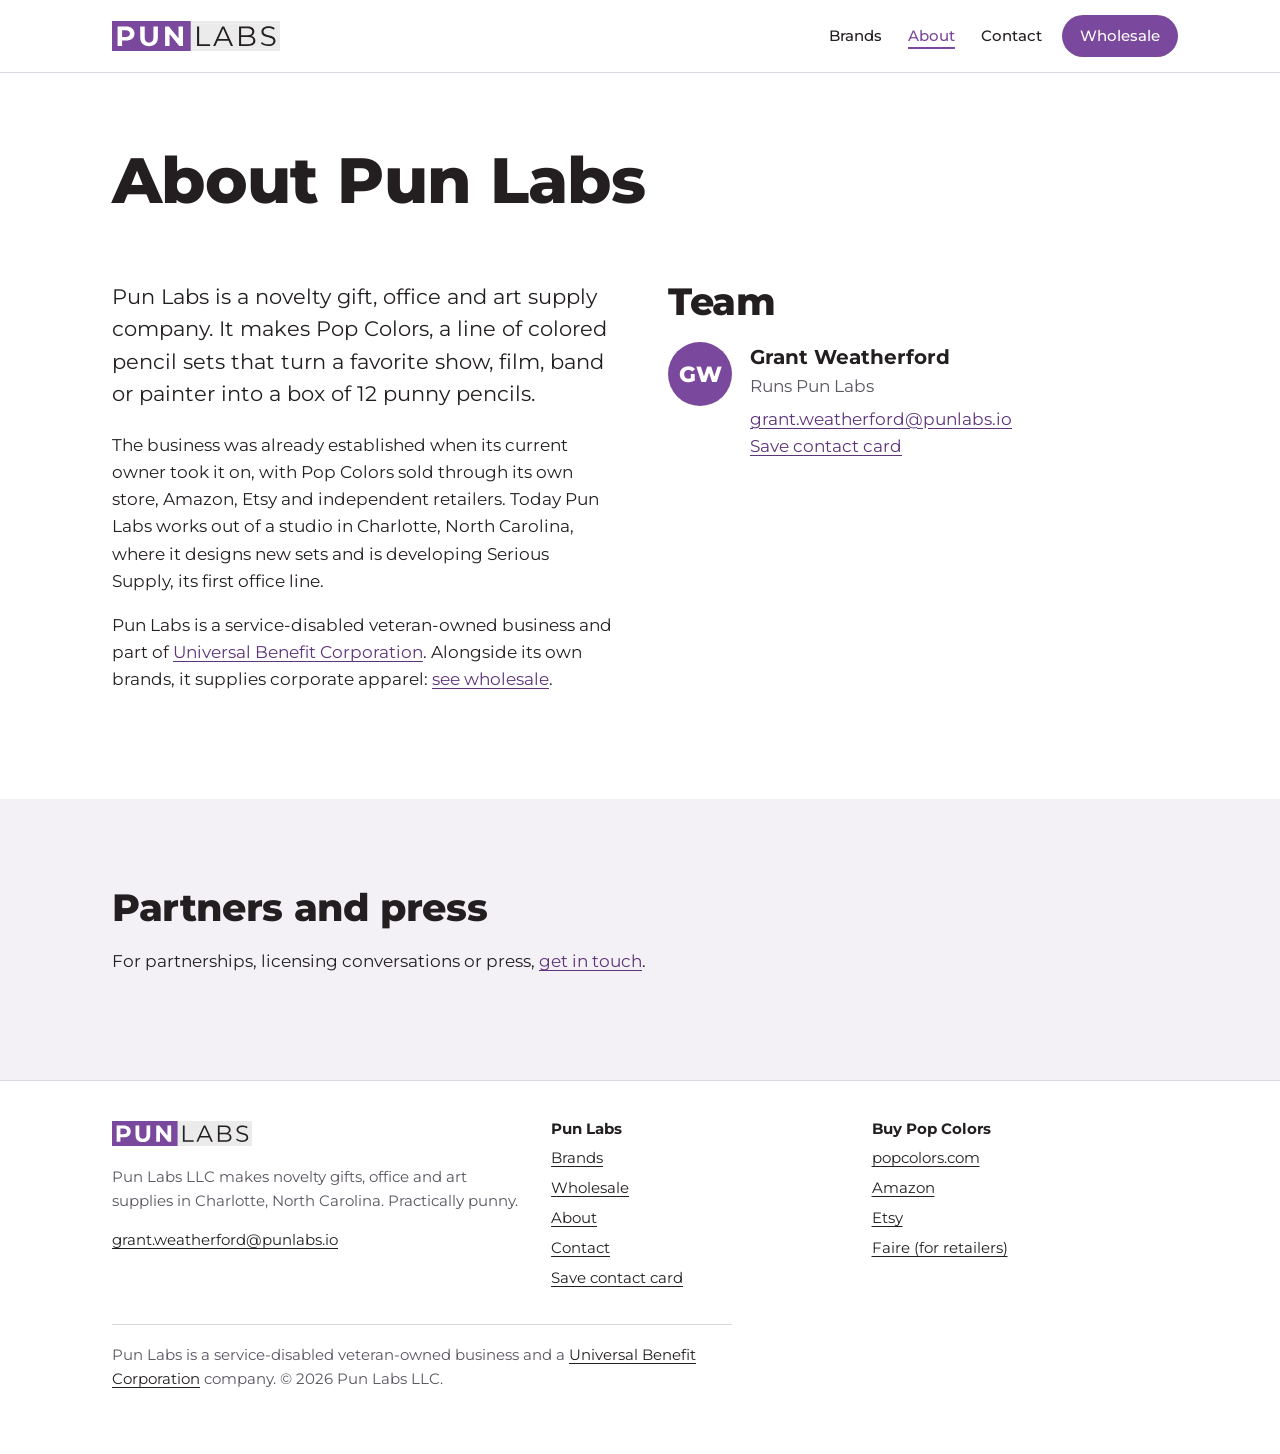
<file: about/index.html>
<!doctype html>
<html lang="en">
<head>
<meta charset="utf-8">
<meta name="viewport" content="width=device-width, initial-scale=1">
<title>About | Pun Labs</title>
<meta name="description" content="About Pun Labs LLC, the Charlotte, NC company behind Pop Colors.">
<link rel="canonical" href="https://punlabs.io/about/">
<link rel="icon" href="/assets/favicon.svg" type="image/svg+xml">
<link rel="apple-touch-icon" href="/assets/apple-touch-icon.png">
<meta property="og:type" content="website">
<meta property="og:site_name" content="Pun Labs">
<meta property="og:title" content="About | Pun Labs">
<meta property="og:description" content="About Pun Labs LLC, the Charlotte, NC company behind Pop Colors.">
<meta property="og:url" content="https://punlabs.io/about/">
<meta property="og:image" content="https://punlabs.io/assets/og-image.png">
<meta name="twitter:card" content="summary_large_image">
<meta name="theme-color" content="#7A489C">
<link rel="preconnect" href="https://fonts.googleapis.com">
<link rel="preconnect" href="https://fonts.gstatic.com" crossorigin>
<link href="https://fonts.googleapis.com/css2?family=Courier+Prime:wght@400;700&family=Montserrat:wght@300;400;500;600;700;800&display=swap" rel="stylesheet">
<link rel="stylesheet" href="/assets/site.css">
</head>
<body>
<a class="skip" href="#main">Skip to content</a>
<header class="site-head">
<div class="wrap head-in">
<a class="brand" href="/"><img src="/assets/punlabs-logo.svg" alt="Pun Labs" width="168" height="30"></a>
<nav aria-label="Main"><ul class="nav"><li><a href="/brands/">Brands</a></li><li><a href="/about/" aria-current="page">About</a></li><li><a href="/contact/">Contact</a></li><li><a href="/wholesale/" class="nav-cta">Wholesale</a></li></ul></nav>
</div>
</header>
<main id="main">
<div class="page-head"><div class="wrap"><h1>About Pun Labs</h1></div></div>
<section style="padding-top:16px" aria-label="Our story">
<div class="wrap split">
<div>
<p class="lede">Pun Labs is a novelty gift, office and art supply company. It makes Pop Colors, a line of colored pencil sets that turn a favorite show, film, band or painter into a box of 12 punny pencils.</p>
<p>The business was already established when its current owner took it on, with Pop Colors sold through its own store, Amazon, Etsy and independent retailers. Today Pun Labs works out of a studio in Charlotte, North Carolina, where it designs new sets and is developing Serious Supply, its first office line.</p>
<p>Pun Labs is a service-disabled veteran-owned business and part of <a href="https://ubenefit.co">Universal Benefit Corporation</a>. Alongside its own brands, it supplies corporate apparel: <a href="/wholesale/#apparel">see wholesale</a>.</p>
</div>
<div>
<h2>Team</h2>
<div class="person"><div class="initials" aria-hidden="true">GW</div><div><h3 style="margin:4px 0 4px">Grant Weatherford</h3><p class="muted" style="margin-bottom:6px">Runs Pun Labs</p><p><a href="mailto:grant.weatherford@punlabs.io">grant.weatherford@punlabs.io</a><br><a href="/assets/grant-weatherford.vcf" download>Save contact card</a></p></div></div>
</div>
</div>
</section>
<section class="band" aria-labelledby="partner-h">
<div class="wrap"><h2 id="partner-h">Partners and press</h2><p>For partnerships, licensing conversations or press, <a href="/contact/?topic=partner">get in touch</a>.</p></div>
</section>
</main>
<footer class="site-foot">
<div class="wrap">
<div class="foot-grid">
<div>
<img src="/assets/punlabs-logo.svg" alt="Pun Labs" width="140" height="25">
<p>Pun Labs LLC makes novelty gifts, office and art supplies in Charlotte, North Carolina. Practically punny.</p>
<p><a href="mailto:grant.weatherford@punlabs.io">grant.weatherford@punlabs.io</a></p>
</div>
<div>
<h2>Pun Labs</h2>
<ul><li><a href="/brands/">Brands</a></li><li><a href="/wholesale/">Wholesale</a></li><li><a href="/about/">About</a></li><li><a href="/contact/">Contact</a></li><li><a href="/assets/grant-weatherford.vcf" download>Save contact card</a></li></ul>
</div>
<div>
<h2>Buy Pop Colors</h2>
<ul><li><a href="https://popcolors.com">popcolors.com</a></li><li><a href="https://www.amazon.com/stores/PunLabs/page/1FCDCFCA-E3FC-4264-9BB8-7B351B1F1EA2">Amazon</a></li><li><a href="https://www.etsy.com/shop/PopColorsCo">Etsy</a></li><li><a href="https://www.faire.com/brand/b_22gfmg8kfx">Faire (for retailers)</a></li></ul>
</div>
</div>
<p class="parent small">Pun Labs is a service-disabled veteran-owned business and a <a href="https://ubenefit.co">Universal Benefit Corporation</a> company. &copy; <span data-year>2026</span> Pun Labs LLC.</p>
</div>
</footer>
<script>document.querySelectorAll("[data-year]").forEach(function(e){e.textContent=new Date().getFullYear()});</script>

</body>
</html>
</file>
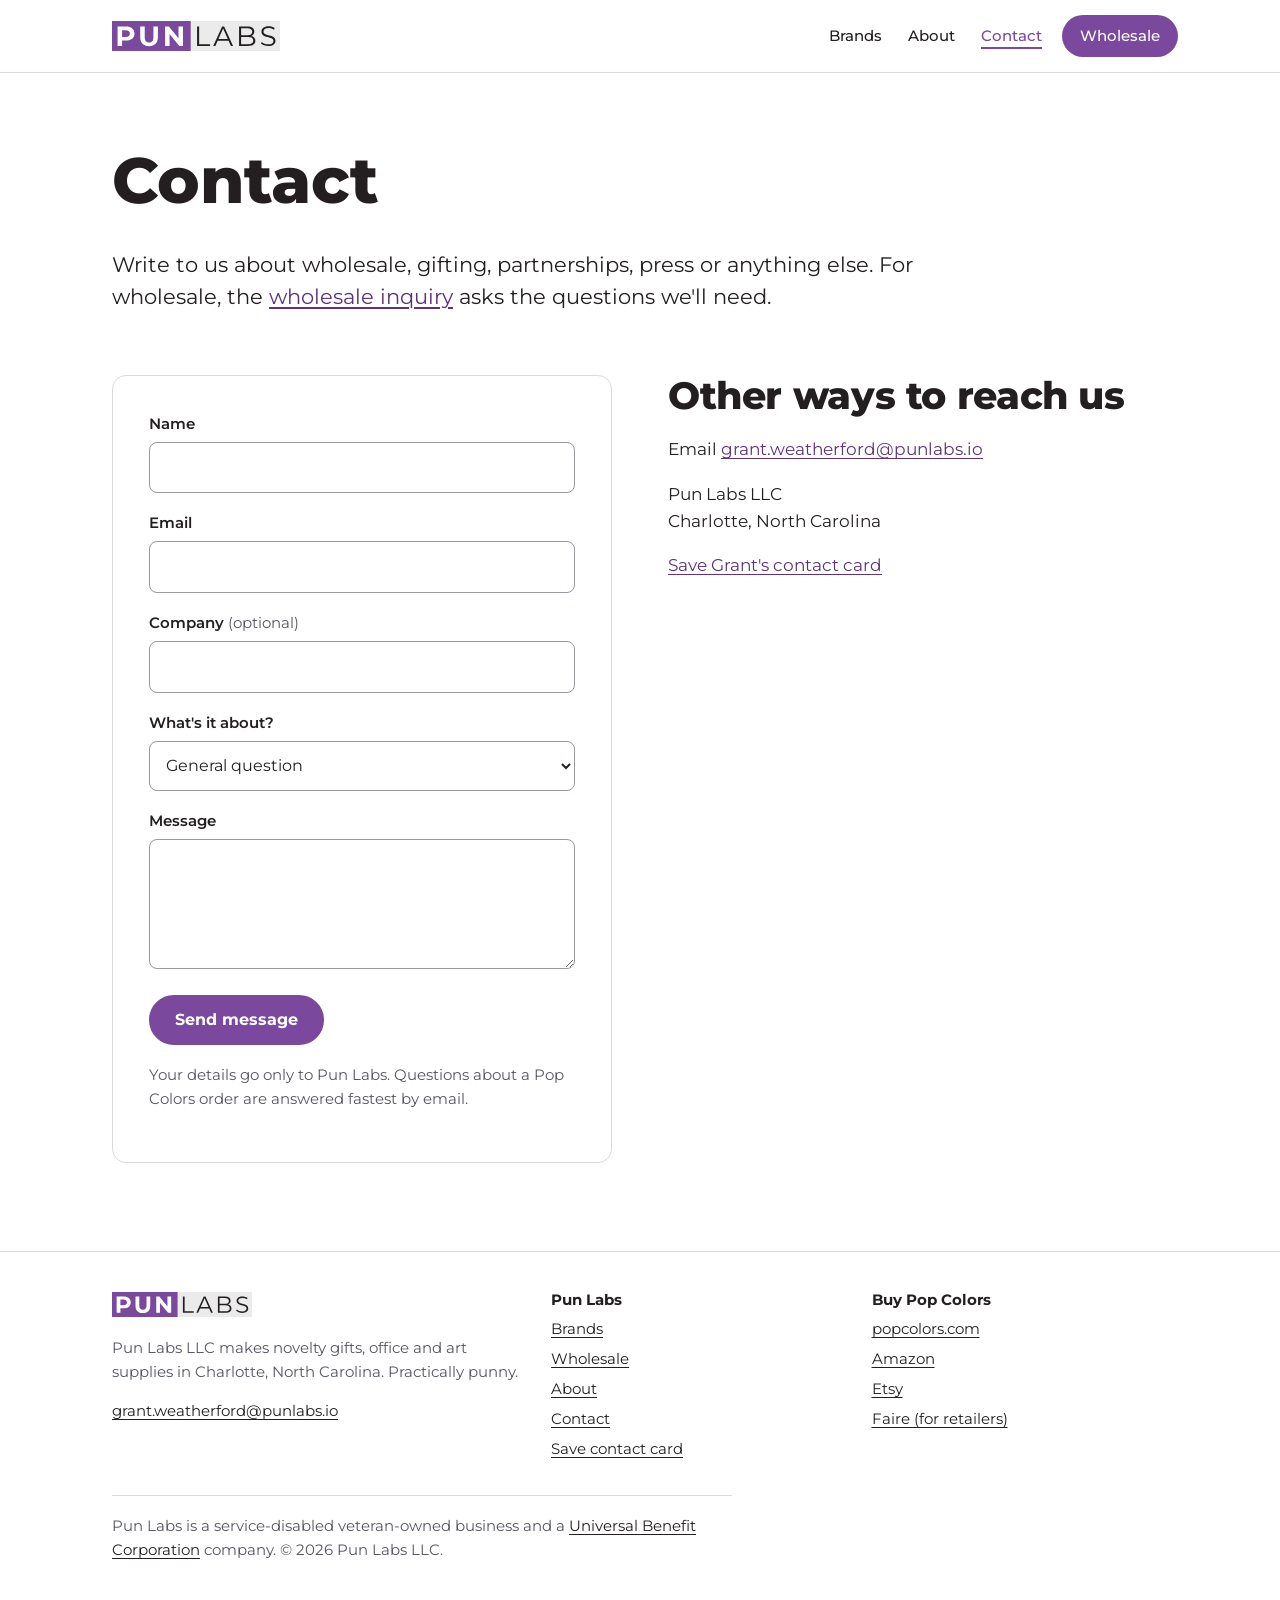
<file: contact/index.html>
<!doctype html>
<html lang="en">
<head>
<meta charset="utf-8">
<meta name="viewport" content="width=device-width, initial-scale=1">
<title>Contact | Pun Labs</title>
<meta name="description" content="Contact Pun Labs about wholesale, corporate gifting, partnerships or press.">
<link rel="canonical" href="https://punlabs.io/contact/">
<link rel="icon" href="/assets/favicon.svg" type="image/svg+xml">
<link rel="apple-touch-icon" href="/assets/apple-touch-icon.png">
<meta property="og:type" content="website">
<meta property="og:site_name" content="Pun Labs">
<meta property="og:title" content="Contact | Pun Labs">
<meta property="og:description" content="Contact Pun Labs about wholesale, corporate gifting, partnerships or press.">
<meta property="og:url" content="https://punlabs.io/contact/">
<meta property="og:image" content="https://punlabs.io/assets/og-image.png">
<meta name="twitter:card" content="summary_large_image">
<meta name="theme-color" content="#7A489C">
<link rel="preconnect" href="https://fonts.googleapis.com">
<link rel="preconnect" href="https://fonts.gstatic.com" crossorigin>
<link href="https://fonts.googleapis.com/css2?family=Courier+Prime:wght@400;700&family=Montserrat:wght@300;400;500;600;700;800&display=swap" rel="stylesheet">
<link rel="stylesheet" href="/assets/site.css">
</head>
<body>
<a class="skip" href="#main">Skip to content</a>
<header class="site-head">
<div class="wrap head-in">
<a class="brand" href="/"><img src="/assets/punlabs-logo.svg" alt="Pun Labs" width="168" height="30"></a>
<nav aria-label="Main"><ul class="nav"><li><a href="/brands/">Brands</a></li><li><a href="/about/">About</a></li><li><a href="/contact/" aria-current="page">Contact</a></li><li><a href="/wholesale/" class="nav-cta">Wholesale</a></li></ul></nav>
</div>
</header>
<main id="main">
<div class="page-head"><div class="wrap"><h1>Contact</h1><p class="lede">Write to us about wholesale, gifting, partnerships, press or anything else. For wholesale, the <a href="/wholesale/#inquiry">wholesale inquiry</a> asks the questions we'll need.</p></div></div>
<section style="padding-top:24px" aria-label="Contact form">
<div class="wrap split">
<div class="form-card"><form class="pl-form" id="ct-form" action="https://docs.google.com/forms/d/e/1FAIpQLSdzqP79jj9sKe_blDyuMR0y6KCQtP8lm_nEEzfKZQNMfw2NzA/formResponse" method="POST" target="ct-sink" data-pl-form data-kind="contact">
<input type="hidden" name="entry.1083533469" value="Contact">
<input type="hidden" name="entry.866755463" value="Website" data-src>
<div class="hp" aria-hidden="true"><label for="ct-hp">Leave this blank</label><input type="text" id="ct-hp" tabindex="-1" autocomplete="off"></div>
<div class="row">
<div><label for="ct-name">Name</label><input type="text" id="ct-name" name="entry.1711805956" autocomplete="name" required maxlength="120"></div>
<div><label for="ct-email">Email</label><input type="email" id="ct-email" name="entry.310555277" autocomplete="email" required maxlength="160"></div>
</div>
<div class="row">
<div><label for="ct-company">Company <span class="opt">(optional)</span></label><input type="text" id="ct-company" name="entry.286421248" autocomplete="organization" maxlength="160"></div>
<div><label for="ct-topic">What's it about?</label><select id="ct-topic" name="entry.1877716937" data-topic><option>General question</option><option>Wholesale or volume order</option><option>Corporate gifting</option><option>Partnership</option><option>Press</option><option>Question about an order</option><option>Serious Supply updates</option><option>PneumART updates</option><option>Something else</option></select></div>
</div>
<div><label for="ct-msg">Message</label><textarea id="ct-msg" name="entry.8622245" required maxlength="3000"></textarea></div>
<p class="err" role="alert">Your message didn't send. Check your connection and try again, or email <a href="mailto:grant.weatherford@punlabs.io">grant.weatherford@punlabs.io</a>.</p>
<div><button class="btn" type="submit" data-label="Send message">Send message</button></div>
<p class="small muted">Your details go only to Pun Labs. Questions about a Pop Colors order are answered fastest by email.</p>
</form>
<iframe name="ct-sink" id="ct-sink" title="Form submission" hidden style="display:none"></iframe></div>
<div>
<h2>Other ways to reach us</h2>
<p>Email <a href="mailto:grant.weatherford@punlabs.io">grant.weatherford@punlabs.io</a></p>
<p>Pun Labs LLC<br>Charlotte, North Carolina</p>
<p><a href="/assets/grant-weatherford.vcf" download>Save Grant's contact card</a></p>
</div>
</div>
</section>
</main>
<footer class="site-foot">
<div class="wrap">
<div class="foot-grid">
<div>
<img src="/assets/punlabs-logo.svg" alt="Pun Labs" width="140" height="25">
<p>Pun Labs LLC makes novelty gifts, office and art supplies in Charlotte, North Carolina. Practically punny.</p>
<p><a href="mailto:grant.weatherford@punlabs.io">grant.weatherford@punlabs.io</a></p>
</div>
<div>
<h2>Pun Labs</h2>
<ul><li><a href="/brands/">Brands</a></li><li><a href="/wholesale/">Wholesale</a></li><li><a href="/about/">About</a></li><li><a href="/contact/">Contact</a></li><li><a href="/assets/grant-weatherford.vcf" download>Save contact card</a></li></ul>
</div>
<div>
<h2>Buy Pop Colors</h2>
<ul><li><a href="https://popcolors.com">popcolors.com</a></li><li><a href="https://www.amazon.com/stores/PunLabs/page/1FCDCFCA-E3FC-4264-9BB8-7B351B1F1EA2">Amazon</a></li><li><a href="https://www.etsy.com/shop/PopColorsCo">Etsy</a></li><li><a href="https://www.faire.com/brand/b_22gfmg8kfx">Faire (for retailers)</a></li></ul>
</div>
</div>
<p class="parent small">Pun Labs is a service-disabled veteran-owned business and a <a href="https://ubenefit.co">Universal Benefit Corporation</a> company. &copy; <span data-year>2026</span> Pun Labs LLC.</p>
</div>
</footer>
<script>document.querySelectorAll("[data-year]").forEach(function(e){e.textContent=new Date().getFullYear()});</script>
<script>
(function(){
  var params; try{params=new URLSearchParams(location.search);}catch(e){params=null;}
  var topics={wholesale:"Wholesale or volume order",gifting:"Corporate gifting",partner:"Partnership",press:"Press",order:"Question about an order",serious:"Serious Supply updates",pneumart:"PneumART updates"};
  document.querySelectorAll("form[data-pl-form]").forEach(function(form){
    var src=form.querySelector("[data-src]");
    if(params&&src){var s=params.get("src");if(s)src.value=s==="qr"?"QR code":s.slice(0,60);}
    var topic=form.querySelector("select[data-topic]");
    if(params&&topic){var t=topics[params.get("topic")];if(t)topic.value=t;}
    if(params&&params.get("buy")==="apparel"){var r=form.querySelector('input[value="Corporate apparel"]');if(r)r.checked=true;}
    var sink=document.getElementById(form.getAttribute("target"));
    var err=form.querySelector(".err"), btn=form.querySelector("button[type=submit]"), sent=false;
    form.addEventListener("submit",function(ev){
      if(form.querySelector(".hp input").value){ev.preventDefault();return;}
      if(!form.checkValidity()){return;}
      sent=true; btn.disabled=true; btn.textContent="Sending…"; err.style.display="none";
      setTimeout(function(){ if(sent){ sent=false; btn.disabled=false; btn.textContent=btn.getAttribute("data-label"); err.style.display="block"; } },12000);
    });
    sink.addEventListener("load",function(){ if(sent){ sent=false; location.href="/thanks/?f="+encodeURIComponent(form.getAttribute("data-kind")); } });
  });
})();
</script>
</body>
</html>
</file>
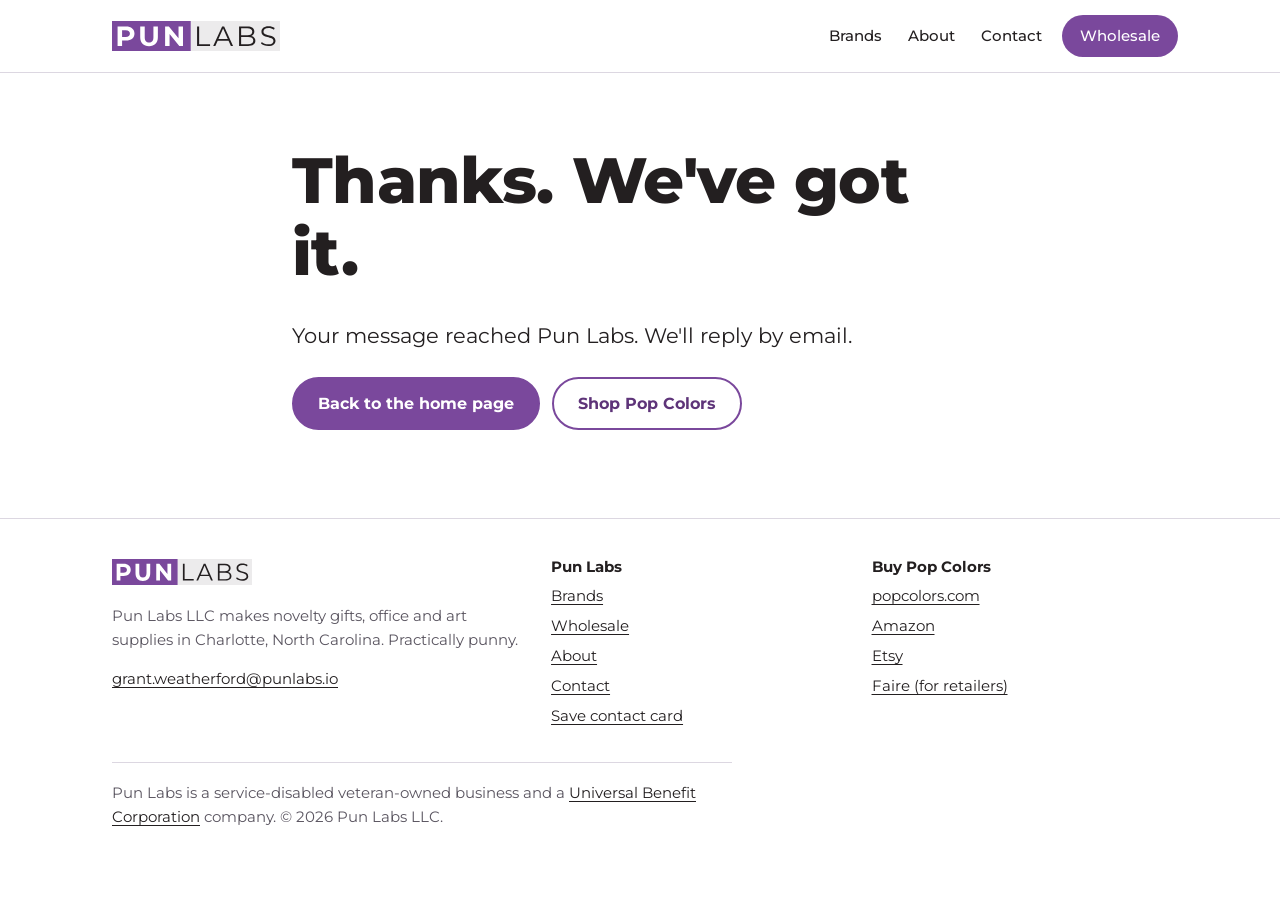
<file: thanks/index.html>
<!doctype html>
<html lang="en">
<head>
<meta name="robots" content="noindex">
<meta charset="utf-8">
<meta name="viewport" content="width=device-width, initial-scale=1">
<title>Thanks | Pun Labs</title>
<meta name="description" content="Your message reached Pun Labs.">
<link rel="canonical" href="https://punlabs.io/thanks/">
<link rel="icon" href="/assets/favicon.svg" type="image/svg+xml">
<link rel="apple-touch-icon" href="/assets/apple-touch-icon.png">
<meta property="og:type" content="website">
<meta property="og:site_name" content="Pun Labs">
<meta property="og:title" content="Thanks | Pun Labs">
<meta property="og:description" content="Your message reached Pun Labs.">
<meta property="og:url" content="https://punlabs.io/thanks/">
<meta property="og:image" content="https://punlabs.io/assets/og-image.png">
<meta name="twitter:card" content="summary_large_image">
<meta name="theme-color" content="#7A489C">
<link rel="preconnect" href="https://fonts.googleapis.com">
<link rel="preconnect" href="https://fonts.gstatic.com" crossorigin>
<link href="https://fonts.googleapis.com/css2?family=Courier+Prime:wght@400;700&family=Montserrat:wght@300;400;500;600;700;800&display=swap" rel="stylesheet">
<link rel="stylesheet" href="/assets/site.css">
</head>
<body>
<a class="skip" href="#main">Skip to content</a>
<header class="site-head">
<div class="wrap head-in">
<a class="brand" href="/"><img src="/assets/punlabs-logo.svg" alt="Pun Labs" width="168" height="30"></a>
<nav aria-label="Main"><ul class="nav"><li><a href="/brands/">Brands</a></li><li><a href="/about/">About</a></li><li><a href="/contact/">Contact</a></li><li><a href="/wholesale/" class="nav-cta">Wholesale</a></li></ul></nav>
</div>
</header>
<main id="main">
<section class="hero"><div class="wrap" style="max-width:760px">
<h1>Thanks. We've got it.</h1>
<p class="lede" id="thanks-msg">Your message reached Pun Labs. We'll reply by email.</p>
<div class="btns"><a class="btn" href="/">Back to the home page</a><a class="btn ghost" href="https://popcolors.com">Shop Pop Colors</a></div>
</div></section>
<script>try{if(new URLSearchParams(location.search).get("f")==="wholesale")document.getElementById("thanks-msg").textContent="Your wholesale inquiry reached Pun Labs. We'll reply by email. If you buy on Faire, you can also order there any time.";}catch(e){}</script>
</main>
<footer class="site-foot">
<div class="wrap">
<div class="foot-grid">
<div>
<img src="/assets/punlabs-logo.svg" alt="Pun Labs" width="140" height="25">
<p>Pun Labs LLC makes novelty gifts, office and art supplies in Charlotte, North Carolina. Practically punny.</p>
<p><a href="mailto:grant.weatherford@punlabs.io">grant.weatherford@punlabs.io</a></p>
</div>
<div>
<h2>Pun Labs</h2>
<ul><li><a href="/brands/">Brands</a></li><li><a href="/wholesale/">Wholesale</a></li><li><a href="/about/">About</a></li><li><a href="/contact/">Contact</a></li><li><a href="/assets/grant-weatherford.vcf" download>Save contact card</a></li></ul>
</div>
<div>
<h2>Buy Pop Colors</h2>
<ul><li><a href="https://popcolors.com">popcolors.com</a></li><li><a href="https://www.amazon.com/stores/PunLabs/page/1FCDCFCA-E3FC-4264-9BB8-7B351B1F1EA2">Amazon</a></li><li><a href="https://www.etsy.com/shop/PopColorsCo">Etsy</a></li><li><a href="https://www.faire.com/brand/b_22gfmg8kfx">Faire (for retailers)</a></li></ul>
</div>
</div>
<p class="parent small">Pun Labs is a service-disabled veteran-owned business and a <a href="https://ubenefit.co">Universal Benefit Corporation</a> company. &copy; <span data-year>2026</span> Pun Labs LLC.</p>
</div>
</footer>
<script>document.querySelectorAll("[data-year]").forEach(function(e){e.textContent=new Date().getFullYear()});</script>

</body>
</html>
</file>
<file: assets/site.css>
:root{
  --ink:#231F20; --muted:#5A5560; --line:#DCD7E1; --paper:#FFFFFF; --mist:#F3F0F6;
  --punlabs:#7A489C; --punlabs-dark:#5E3479; --pop:#8E00D7;
  --steel:#E3E5E6; --steel-ink:#1B1B1B; --legal:#F7E9A0;
  --radius:10px; --wrap:1120px;
}
*{box-sizing:border-box}
html{-webkit-text-size-adjust:100%}
body{margin:0;background:var(--paper);color:var(--ink);font-family:Montserrat,system-ui,-apple-system,"Segoe UI",sans-serif;font-size:17px;line-height:1.6;font-weight:400}
img,svg{max-width:100%;height:auto}
a{color:var(--punlabs-dark);text-underline-offset:3px}
a:hover{color:var(--pop)}
:focus-visible{outline:3px solid var(--pop);outline-offset:3px;border-radius:4px}
.wrap{max-width:var(--wrap);margin:0 auto;padding:0 16px}
@media(min-width:720px){.wrap{padding:0 32px}}
.skip{position:absolute;left:-9999px}
.skip:focus{left:16px;top:12px;background:#fff;padding:8px 12px;z-index:10}

/* header */
.site-head{border-bottom:1px solid var(--line);background:#fff}
.head-in{display:flex;flex-wrap:wrap;align-items:center;justify-content:space-between;gap:10px 24px;padding-top:14px;padding-bottom:14px}
.brand{display:block;line-height:0}
.brand img{width:168px;height:auto}
.nav{display:flex;flex-wrap:wrap;align-items:center;gap:4px 6px;margin:0 -10px;padding:0;list-style:none}
.nav a{display:inline-block;padding:10px;color:var(--ink);text-decoration:none;font-weight:500;font-size:15px}
.nav a:hover{color:var(--pop)}
.nav a[aria-current=page]{color:var(--punlabs);text-decoration:underline;text-decoration-thickness:2px;text-underline-offset:6px}
.nav .nav-cta{background:var(--punlabs);color:#fff;border-radius:999px;padding:9px 18px;margin-left:4px}
.nav .nav-cta:hover{background:var(--punlabs-dark);color:#fff}
.nav .nav-cta[aria-current=page]{text-decoration:none;background:var(--punlabs-dark);color:#fff}
@media(max-width:560px){.head-in{flex-direction:column;align-items:flex-start}.nav{margin:0 -10px}}

/* type */
h1,h2,h3{font-weight:800;line-height:1.12;letter-spacing:-.01em;margin:0 0 .5em}
h1{font-size:clamp(36px,7vw,64px)}
h2{font-size:clamp(26px,4.2vw,38px)}
h3{font-size:20px;font-weight:700;letter-spacing:0}
p{margin:0 0 1em;max-width:62ch}
.lede{font-size:clamp(18px,2.2vw,21px);line-height:1.55;font-weight:400;color:var(--ink)}
.muted{color:var(--muted)}
.small{font-size:15px}

/* buttons */
.btns{display:flex;flex-wrap:wrap;gap:12px;margin-top:24px}
.btn{display:inline-flex;align-items:center;justify-content:center;min-height:50px;padding:12px 24px;border-radius:999px;font-weight:700;font-size:16px;text-decoration:none;border:2px solid var(--punlabs);background:var(--punlabs);color:#fff;font-family:inherit;cursor:pointer}
.btn:hover{background:var(--punlabs-dark);border-color:var(--punlabs-dark);color:#fff}
.btn.ghost{background:transparent;color:var(--punlabs-dark)}
.btn.ghost:hover{background:var(--mist);color:var(--punlabs-dark)}
@media(max-width:480px){.btns .btn{width:100%}}

/* sections */
section{padding:64px 0}
@media(min-width:900px){section{padding:88px 0}}
.band{background:var(--mist)}
.section-head{max-width:720px;margin-bottom:32px}

/* hero */
.hero{padding:48px 0 56px;overflow:hidden}
@media(min-width:900px){.hero{padding:72px 0 88px}}
.hero-grid{display:grid;gap:40px;align-items:center}
@media(min-width:900px){.hero-grid{grid-template-columns:1.05fr 1fr;gap:56px}}
.tag{display:inline-block;font-weight:700;color:var(--punlabs);font-size:16px;margin-bottom:14px}
.pencils{display:flex;flex-direction:column;gap:10px}
.pencils .pencil{display:block;width:var(--len);height:auto}
.pencils .pencil:nth-child(even){margin-left:auto}
@media (prefers-reduced-motion:no-preference){
  .pencils .pencil{animation:slide .7s cubic-bezier(.2,.7,.2,1) both}
  .pencils .pencil:nth-child(2){animation-delay:.06s}.pencils .pencil:nth-child(3){animation-delay:.12s}
  .pencils .pencil:nth-child(4){animation-delay:.18s}.pencils .pencil:nth-child(5){animation-delay:.24s}
  .pencils .pencil:nth-child(6){animation-delay:.3s}
  @keyframes slide{from{transform:translateX(-40px);opacity:0}to{transform:none;opacity:1}}
}

/* products */
.products{display:grid;grid-template-columns:repeat(2,minmax(0,1fr));gap:20px 16px;margin:0;padding:0;list-style:none}
@media(min-width:720px){.products{grid-template-columns:repeat(3,minmax(0,1fr));gap:28px 24px}}
@media(min-width:1000px){.products.four{grid-template-columns:repeat(4,minmax(0,1fr))}}
.product a{display:block;color:var(--ink);text-decoration:none}
.product .ph{aspect-ratio:1/1;background:#fff;border:1px solid var(--line);border-radius:var(--radius);overflow:hidden}
.product img{width:100%;height:100%;object-fit:cover;display:block}
.product h3{font-size:16px;margin:12px 0 2px}
.product p{font-size:14px;color:var(--muted);margin:0}
.product a:hover h3{color:var(--pop)}

/* channels */
.channels{display:grid;gap:16px;margin:0;padding:0;list-style:none}
@media(min-width:720px){.channels{grid-template-columns:repeat(2,1fr)}}
@media(min-width:1000px){.channels{grid-template-columns:repeat(4,1fr)}}
.channel a{display:flex;flex-direction:column;height:100%;padding:22px;border:1px solid var(--line);border-radius:var(--radius);background:#fff;color:var(--ink);text-decoration:none}
.channel a:hover{border-color:var(--punlabs)}
.channel strong{font-size:18px;font-weight:700;margin-bottom:4px}
.channel span{font-size:15px;color:var(--muted)}
.channel .go{margin-top:auto;padding-top:14px;color:var(--punlabs-dark);font-weight:600;font-size:15px}

/* wholesale strip */
.strip{background:var(--punlabs);color:#fff}
.strip h2{color:#fff}
.strip p{color:#F1E9F7}
.strip .btn{background:#fff;color:var(--punlabs-dark);border-color:#fff}
.strip .btn:hover{background:var(--mist);border-color:var(--mist)}
.strip .btn.ghost{background:transparent;color:#fff;border-color:#fff}
.strip .btn.ghost:hover{background:rgba(255,255,255,.12)}

/* split blocks */
.split{display:grid;gap:32px}
@media(min-width:900px){.split{grid-template-columns:1fr 1fr;gap:56px}}
.brand-mark{width:260px;max-width:70%;margin-bottom:22px}
.facts{margin:0 0 1em;padding-left:20px}
.facts li{margin-bottom:6px}

/* serious supply */
.serious{background:var(--steel);color:var(--steel-ink)}
.serious h2,.serious h3,.serious p,.serious .typed{font-family:"Courier Prime","Courier New",monospace;letter-spacing:0}
.serious h2{font-weight:700;font-size:clamp(30px,5vw,44px)}
.serious .soon{display:inline-block;border:2px solid var(--steel-ink);padding:4px 10px;font-family:"Courier Prime","Courier New",monospace;font-weight:700;font-size:15px;margin-bottom:18px}
.memo{background:var(--legal);background-image:repeating-linear-gradient(to bottom,transparent 0 29px,#C9D7E8 29px 30px);border-left:3px solid #E58C8C;padding:22px 20px 18px 26px;border-radius:2px;max-width:560px;box-shadow:0 1px 0 rgba(0,0,0,.08)}
.memo p{line-height:30px;margin:0;font-size:16px}
.serious .pencils .pencil:nth-child(even){margin-left:0}
.serious .pencils{gap:12px;margin-top:8px}
.designs{margin-top:56px}
.designs h3{font-size:24px;margin-bottom:4px}
.design-list{list-style:none;margin:20px 0 0;padding:0;display:grid;gap:28px}
@media(min-width:900px){.design-list{grid-template-columns:repeat(3,1fr);gap:32px}}
.design-list li{border-top:2px solid var(--steel-ink);padding-top:18px}
.design-list .gpencil{display:block;width:100%;height:auto}
.design-list p{margin:12px 0 0;font-size:15px;line-height:1.5}

/* veteran-owned + apparel */
.vet{display:flex;align-items:center;gap:8px;margin:22px 0 0;padding:0;color:var(--punlabs-dark);font-weight:600;font-size:15px;line-height:1.3}
.vet svg{flex:0 0 auto;color:var(--punlabs)}
.page-head .vet{margin-top:4px}
.apparel{padding-top:32px}
.vet-card{background:var(--mist);border-radius:14px;padding:28px;align-self:start}
.vet-card .star{color:var(--punlabs);margin-bottom:10px}
.vet-card h3{margin-bottom:8px}
.vet-card p{margin:0}

/* pneumart */
.pneumart{background:#F4F0E8;color:#3A3A38}
.pneumart .soon{display:inline-block;border:2px solid #B85532;color:#B85532;border-radius:999px;padding:4px 14px;font-weight:600;font-size:15px;margin-bottom:22px}
.pa-word{font-weight:400;font-size:clamp(44px,8vw,84px);letter-spacing:-.01em;line-height:1;margin:0 0 14px;color:#3A3A38}
.pa-word span{color:#B85532;font-weight:600}
.pa-tag{font-size:clamp(20px,2.6vw,26px);font-weight:300;font-style:italic;margin-bottom:18px}
.pneumart a{color:#9A4326}
.pneumart a:hover{color:#B85532}

/* page header */
.page-head{padding:48px 0 8px}
@media(min-width:900px){.page-head{padding:72px 0 16px}}

/* steps (real sequence: how wholesale ordering works) */
.ways{display:grid;gap:20px}
@media(min-width:900px){.ways{grid-template-columns:1fr 1fr}}
.way{border:1px solid var(--line);border-radius:var(--radius);padding:26px;background:#fff}
.way h3{margin-bottom:8px}

/* forms */
.pl-form{display:flex;flex-direction:column;gap:18px;max-width:720px}
.pl-form .row{display:flex;flex-wrap:wrap;gap:18px}
.pl-form .row>div{flex:1 1 260px;min-width:0}
.pl-form label,.pl-form legend{display:block;font-weight:600;font-size:15px;margin-bottom:6px}
.pl-form .opt{font-weight:400;color:var(--muted)}
.pl-form input[type=text],.pl-form input[type=email],.pl-form input[type=url],.pl-form select,.pl-form textarea{width:100%;font:inherit;font-size:16px;color:var(--ink);background:#fff;border:1px solid #9C95A4;border-radius:8px;padding:12px;min-height:50px}
.pl-form textarea{min-height:130px;resize:vertical}
.pl-form input:focus,.pl-form select:focus,.pl-form textarea:focus{outline:3px solid rgba(142,0,215,.35);border-color:var(--punlabs)}
.pl-form fieldset{border:0;margin:0;padding:0}
.choices{display:flex;flex-wrap:wrap;gap:10px}
.choices label{display:flex;align-items:center;gap:10px;margin:0;font-weight:500;border:1px solid #9C95A4;border-radius:8px;padding:12px 14px;min-height:50px;cursor:pointer;flex:1 1 200px}
.choices input{width:20px;height:20px;accent-color:var(--punlabs);margin:0}
.choices label:has(input:checked){border-color:var(--punlabs);background:var(--mist)}
.pl-form .hp{position:absolute;left:-9999px;width:1px;height:1px;overflow:hidden}
.pl-form .err{display:none;margin:0;padding:12px;border-radius:8px;background:#FDECEC;color:#8A1C1C;font-size:15px}
.pl-form button[disabled]{opacity:.7;cursor:progress}
.form-card{background:#fff;border:1px solid var(--line);border-radius:14px;padding:22px}
@media(min-width:720px){.form-card{padding:36px}}

/* about */
.person{display:flex;gap:18px;align-items:flex-start;margin-top:8px}
.initials{flex:0 0 64px;height:64px;border-radius:50%;background:var(--punlabs);color:#fff;display:flex;align-items:center;justify-content:center;font-weight:800;font-size:22px}

/* footer */
.site-foot{border-top:1px solid var(--line);padding:40px 0 48px;font-size:15px;color:var(--muted)}
.foot-grid{display:grid;gap:24px}
@media(min-width:800px){.foot-grid{grid-template-columns:1.4fr 1fr 1fr}}
.site-foot h2{font-size:15px;font-weight:700;color:var(--ink);margin:0 0 8px;letter-spacing:0}
.site-foot ul{list-style:none;margin:0;padding:0}
.site-foot li{margin-bottom:6px}
.site-foot a{color:var(--ink)}
.site-foot img{width:140px;margin-bottom:12px}
.parent{margin-top:28px;padding-top:18px;border-top:1px solid var(--line)}
</file>
